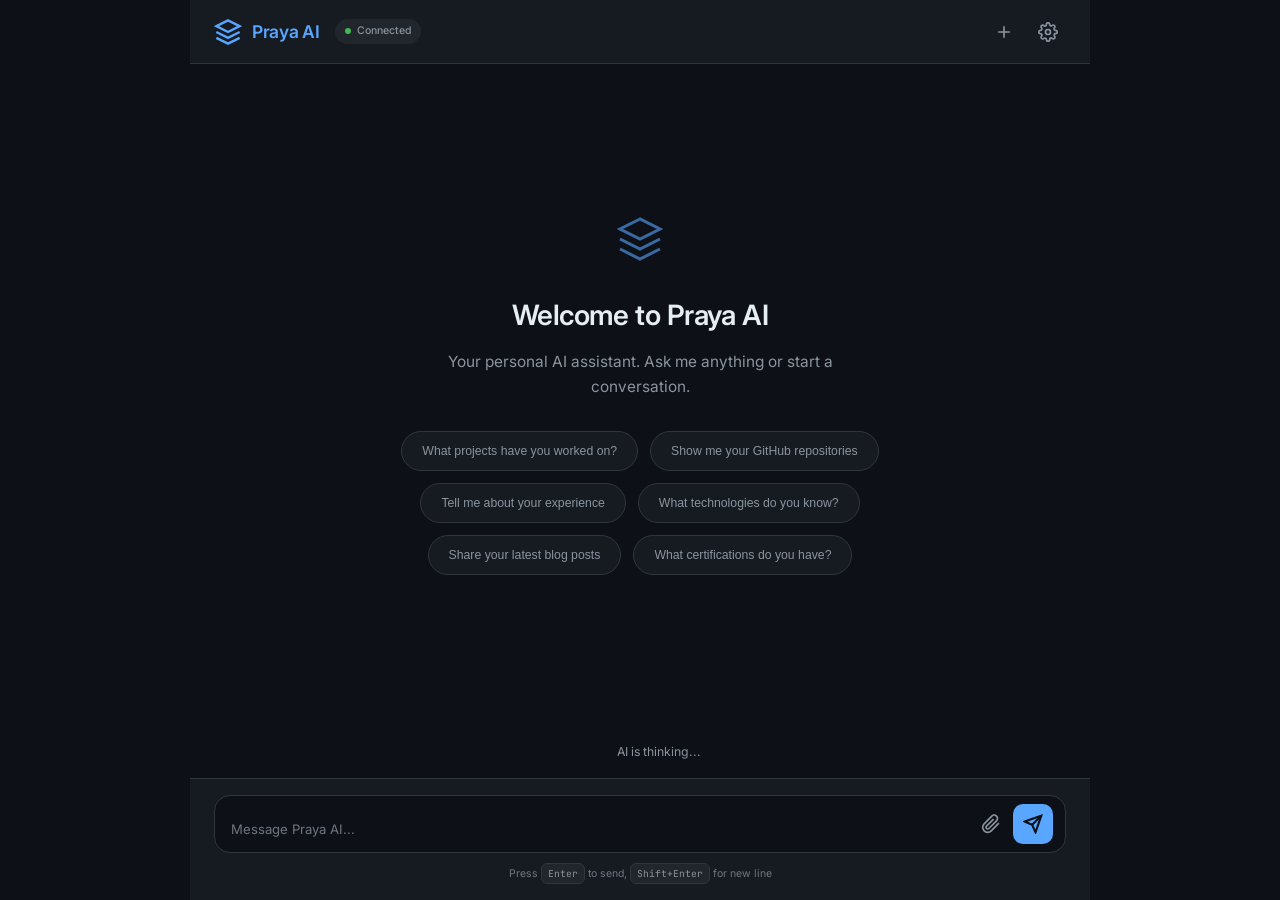
<file: praya-agent/src/main/resources/static/index.html>
<!DOCTYPE html>
<html lang="en">
<head>
    <meta charset="UTF-8">
    <meta name="viewport" content="width=device-width, initial-scale=1.0">
    <title>Praya AI Assistant</title>
    <link rel="preconnect" href="https://fonts.googleapis.com">
    <link rel="preconnect" href="https://fonts.gstatic.com" crossorigin>
    <link href="https://fonts.googleapis.com/css2?family=Inter:wght@300;400;500;600;700&family=JetBrains+Mono:wght@400;500&display=swap" rel="stylesheet">
    <link rel="stylesheet" href="css/styles.css">
</head>
<body>
    <div class="app-container">
        <!-- Header -->
        <header class="app-header">
            <div class="header-left">
                <div class="logo">
                    <svg width="28" height="28" viewBox="0 0 24 24" fill="none" stroke="currentColor" stroke-width="2">
                        <path d="M12 2L2 7l10 5 10-5-10-5z"/>
                        <path d="M2 17l10 5 10-5"/>
                        <path d="M2 12l10 5 10-5"/>
                    </svg>
                    <span class="logo-text">Praya AI</span>
                </div>
                <span class="status-indicator" id="connectionStatus">
                    <span class="status-dot"></span>
                    <span class="status-text">Connected</span>
                </span>
            </div>
            <div class="header-right">
                <button class="icon-btn" id="newChatBtn" title="New Conversation">
                    <svg width="20" height="20" viewBox="0 0 24 24" fill="none" stroke="currentColor" stroke-width="2">
                        <path d="M12 5v14M5 12h14"/>
                    </svg>
                </button>
                <button class="icon-btn" id="settingsBtn" title="Settings">
                    <svg width="20" height="20" viewBox="0 0 24 24" fill="none" stroke="currentColor" stroke-width="2">
                        <circle cx="12" cy="12" r="3"/>
                        <path d="M19.4 15a1.65 1.65 0 0 0 .33 1.82l.06.06a2 2 0 0 1 0 2.83 2 2 0 0 1-2.83 0l-.06-.06a1.65 1.65 0 0 0-1.82-.33 1.65 1.65 0 0 0-1 1.51V21a2 2 0 0 1-2 2 2 2 0 0 1-2-2v-.09A1.65 1.65 0 0 0 9 19.4a1.65 1.65 0 0 0-1.82.33l-.06.06a2 2 0 0 1-2.83 0 2 2 0 0 1 0-2.83l.06-.06a1.65 1.65 0 0 0 .33-1.82 1.65 1.65 0 0 0-1.51-1H3a2 2 0 0 1-2-2 2 2 0 0 1 2-2h.09A1.65 1.65 0 0 0 4.6 9a1.65 1.65 0 0 0-.33-1.82l-.06-.06a2 2 0 0 1 0-2.83 2 2 0 0 1 2.83 0l.06.06a1.65 1.65 0 0 0 1.82.33H9a1.65 1.65 0 0 0 1-1.51V3a2 2 0 0 1 2-2 2 2 0 0 1 2 2v.09a1.65 1.65 0 0 0 1 1.51 1.65 1.65 0 0 0 1.82-.33l.06-.06a2 2 0 0 1 2.83 0 2 2 0 0 1 0 2.83l-.06.06a1.65 1.65 0 0 0-.33 1.82V9a1.65 1.65 0 0 0 1.51 1H21a2 2 0 0 1 2 2 2 2 0 0 1-2 2h-.09a1.65 1.65 0 0 0-1.51 1z"/>
                    </svg>
                </button>
            </div>
        </header>

        <!-- Chat Area -->
        <main class="chat-area" id="chatArea">
            <div class="messages-container" id="messagesContainer">
                <!-- Messages will be rendered here -->
                <div class="welcome-message" id="welcomeMessage">
                    <div class="welcome-icon">
                        <svg width="48" height="48" viewBox="0 0 24 24" fill="none" stroke="currentColor" stroke-width="1.5">
                            <path d="M12 2L2 7l10 5 10-5-10-5z"/>
                            <path d="M2 17l10 5 10-5"/>
                            <path d="M2 12l10 5 10-5"/>
                        </svg>
                    </div>
                    <h1>Welcome to Praya AI</h1>
                    <p>Your personal AI assistant. Ask me anything or start a conversation.</p>
                    <div class="suggested-prompts" id="suggestedPrompts"></div>
                </div>
            </div>

            <!-- Streaming indicator -->
            <div class="streaming-indicator" id="streamingIndicator" hidden>
                <div class="streaming-dots">
                    <span></span><span></span><span></span>
                </div>
                <span class="streaming-text">AI is thinking...</span>
            </div>
        </main>

        <!-- Input Area -->
        <footer class="input-area">
            <div class="input-wrapper">
                <textarea 
                    id="promptInput" 
                    placeholder="Message Praya AI..." 
                    rows="1"
                    aria-label="Enter your message"
                ></textarea>
                <div class="input-actions">
                    <button class="icon-btn" id="attachBtn" title="Attach file">
                        <svg width="20" height="20" viewBox="0 0 24 24" fill="none" stroke="currentColor" stroke-width="2">
                            <path d="M21.44 11.05l-9.19 9.19a6 6 0 0 1-8.49-8.49l9.19-9.19a4 4 0 0 1 5.66 5.66l-9.2 9.19a2 2 0 0 1-2.83-2.83l8.49-8.49"/>
                        </svg>
                    </button>
                    <button class="send-btn" id="sendBtn" aria-label="Send message">
                        <svg width="20" height="20" viewBox="0 0 24 24" fill="none" stroke="currentColor" stroke-width="2.5">
                            <path d="M22 2L11 13"/>
                            <path d="M22 2l-7 20-4-9-9-4 20-7z"/>
                        </svg>
                    </button>
                </div>
            </div>
            <div class="input-hint">Press <kbd>Enter</kbd> to send, <kbd>Shift+Enter</kbd> for new line</div>
        </footer>
    </div>

    <!-- Tool Call Detail Modal (for expanded view) -->
    <div class="modal-overlay" id="toolDetailModal" hidden>
        <div class="modal" role="dialog" aria-labelledby="modalTitle" aria-modal="true">
            <div class="modal-header">
                <h3 id="modalTitle">Tool Details</h3>
                <button class="modal-close" id="modalClose" aria-label="Close">
                    <svg width="20" height="20" viewBox="0 0 24 24" fill="none" stroke="currentColor" stroke-width="2">
                        <path d="M18 6L6 18M6 6l12 12"/>
                    </svg>
                </button>
            </div>
            <div class="modal-body" id="modalBody"></div>
        </div>
    </div>

    <!-- Load modular JS files -->
    <script src="js/renderer.js"></script>
    <script src="js/tool-calling.js"></script>
    <script src="js/streaming.js"></script>
    <script src="js/app.js"></script>
</body>
</html>
</file>
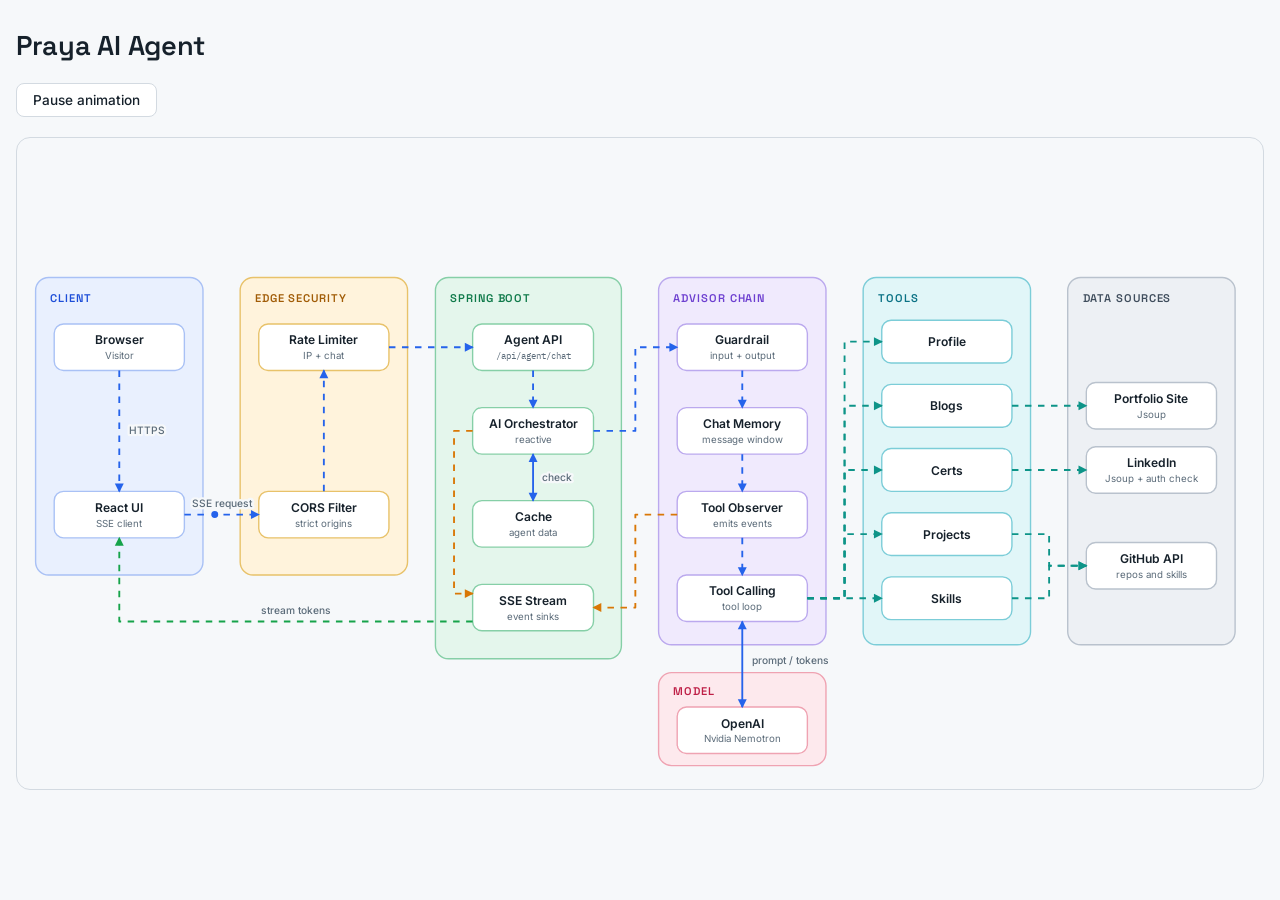
<file: docs/Praya AI Agent.html>
<!doctype html>
<html>
  <head>
    <meta charset="utf8" />
    <meta
      name="viewport"
      content="width=device-width,initial-scale=1,viewport-fit=cover"
    />
    <style>
      :root {
        color-scheme: light;
        box-sizing: border-box;
        padding-top: env(safe-area-inset-top, 0px);
        padding-bottom: env(safe-area-inset-bottom, 0px);
      }
      html {
        scroll-padding-top: env(safe-area-inset-top, 0px);
      }
      body {
        margin: 0;
        padding: 0;
        font:
          14px -apple-system,
          BlinkMacSystemFont,
          sans-serif;
        background: #fff;
        color: #000;
      }
      img {
        max-width: 100%;
      }
      [hidden]:not([hidden="until-found" i]) {
        display: none !important;
      }
    </style>
  </head>
  <body>
    <title>Praya AI Agent</title>
    <meta name="claude:viewport-fit-sides" content="cover" />
    <link
      rel="stylesheet"
      href="https://fonts.googleapis.com/css2?family=Inter:wght@400;500;600&family=Space+Grotesk:wght@500;600&family=IBM+Plex+Mono:wght@400&display=swap"
    />
    <style>
      /* Layout: one left-to-right swimlane diagram, request flows in order, tokens stream back along the bottom. */
      :root {
        --font-display: "Space Grotesk", "Inter", system-ui, sans-serif;
        --font-body: "Inter", system-ui, -apple-system, "Segoe UI", sans-serif;
        --font-mono: "IBM Plex Mono", ui-monospace, Menlo, monospace;

        --bg: #f6f8fa;
        --fg: #16212b;
        --muted: #5b6b79;
        --node: #ffffff;
        --line: #d3dae1;

        --req: #2563eb;
        --tool: #0d9488;
        --res: #16a34a;
        --evt: #d97706;

        --client-f: #e9f0fe;
        --client-s: #a9c1f5;
        --client-t: #1d4ed8;
        --edge-f: #fff3dc;
        --edge-s: #e8c26a;
        --edge-t: #a15c07;
        --svc-f: #e4f6ec;
        --svc-s: #86cfa7;
        --svc-t: #0f7a4a;
        --adv-f: #f0eafd;
        --adv-s: #bba9ee;
        --adv-t: #6d3fd0;
        --llm-f: #fde9ed;
        --llm-s: #efa3b2;
        --llm-t: #be1f46;
        --tools-f: #e1f6f8;
        --tools-s: #7ccdd8;
        --tools-t: #0b7285;
        --data-f: #edf0f4;
        --data-s: #b9c2cd;
        --data-t: #3f4d5c;
      }
      @media (prefers-color-scheme: dark) {
        :root:not([data-theme="light"]) {
          --bg: #0e141b;
          --fg: #e7edf3;
          --muted: #98a8b6;
          --node: #1a2430;
          --line: #2a3644;
          --req: #6ea0ff;
          --tool: #3cc9bb;
          --res: #4ade80;
          --evt: #f5b04a;
          --client-f: #13223d;
          --client-s: #2f4f8f;
          --client-t: #8db3ff;
          --edge-f: #2c2411;
          --edge-s: #8a6b24;
          --edge-t: #f0c566;
          --svc-f: #10281e;
          --svc-s: #2b7a55;
          --svc-t: #6fd6a0;
          --adv-f: #211a3b;
          --adv-s: #5a4aa3;
          --adv-t: #b9a5ff;
          --llm-f: #33141b;
          --llm-s: #9a3a50;
          --llm-t: #ff9fb3;
          --tools-f: #0e2c30;
          --tools-s: #237b86;
          --tools-t: #6fd6e3;
          --data-f: #1a212a;
          --data-s: #47525f;
          --data-t: #aab6c3;
          color-scheme: dark;
        }
      }
      :root[data-theme="dark"] {
        --bg: #0e141b;
        --fg: #e7edf3;
        --muted: #98a8b6;
        --node: #1a2430;
        --line: #2a3644;
        --req: #6ea0ff;
        --tool: #3cc9bb;
        --res: #4ade80;
        --evt: #f5b04a;
        --client-f: #13223d;
        --client-s: #2f4f8f;
        --client-t: #8db3ff;
        --edge-f: #2c2411;
        --edge-s: #8a6b24;
        --edge-t: #f0c566;
        --svc-f: #10281e;
        --svc-s: #2b7a55;
        --svc-t: #6fd6a0;
        --adv-f: #211a3b;
        --adv-s: #5a4aa3;
        --adv-t: #b9a5ff;
        --llm-f: #33141b;
        --llm-s: #9a3a50;
        --llm-t: #ff9fb3;
        --tools-f: #0e2c30;
        --tools-s: #237b86;
        --tools-t: #6fd6e3;
        --data-f: #1a212a;
        --data-s: #47525f;
        --data-t: #aab6c3;
        color-scheme: dark;
      }

      body {
        background: var(--bg);
        color: var(--fg);
        font-family: var(--font-body);
        padding-block: 28px 40px;
        padding-left: max(16px, env(safe-area-inset-left, 0px));
        padding-right: max(16px, env(safe-area-inset-right, 0px));
      }
      .wrap {
        max-width: 1400px;
        margin: 0 auto;
        display: flex;
        flex-direction: column;
        gap: 20px;
      }
      h1 {
        font-family: var(--font-display);
        font-weight: 600;
        font-size: 1.7rem;
        margin: 0;
        text-wrap: balance;
        letter-spacing: -0.01em;
      }
      .sub {
        margin: 6px 0 0;
        color: var(--muted);
        font-size: 0.95rem;
        max-width: 65ch;
        line-height: 1.5;
      }

      .bar {
        display: flex;
        flex-wrap: wrap;
        align-items: center;
        justify-content: space-between;
        gap: 12px 24px;
      }
      .legend {
        display: flex;
        flex-wrap: wrap;
        gap: 8px 20px;
        margin: 0;
        padding: 0;
        list-style: none;
        font-size: 0.82rem;
        color: var(--muted);
      }
      .legend li {
        display: flex;
        align-items: center;
        gap: 8px;
      }
      .legend svg {
        width: 30px;
        height: 8px;
        flex: none;
      }
      .legend line {
        stroke-width: 2.5;
        stroke-linecap: round;
      }
      button {
        font: 500 0.85rem var(--font-body);
        color: var(--fg);
        background: var(--node);
        border: 1px solid var(--line);
        border-radius: 8px;
        padding: 8px 16px;
        cursor: pointer;
      }
      button:hover {
        border-color: var(--muted);
      }
      button:focus-visible {
        outline: 2px solid var(--req);
        outline-offset: 2px;
      }

      figure {
        margin: 0;
        display: flex;
        flex-direction: column;
        gap: 10px;
      }
      .scroll {
        overflow-x: auto;
        border: 1px solid var(--line);
        border-radius: 14px;
        background: var(--bg);
      }
      #flow {
        display: block;
        width: 100%;
        min-width: 1040px;
        height: auto;
      }
      figcaption {
        color: var(--muted);
        font-size: 0.85rem;
        line-height: 1.5;
        max-width: 80ch;
      }

      /* diagram styling */
      .box {
        stroke-width: 1.5;
      }
      .client .box {
        fill: var(--client-f);
        stroke: var(--client-s);
      }
      .client .gl {
        fill: var(--client-t);
      }
      .client .node {
        stroke: var(--client-s);
      }
      .edge .box {
        fill: var(--edge-f);
        stroke: var(--edge-s);
      }
      .edge .gl {
        fill: var(--edge-t);
      }
      .edge .node {
        stroke: var(--edge-s);
      }
      .svc .box {
        fill: var(--svc-f);
        stroke: var(--svc-s);
      }
      .svc .gl {
        fill: var(--svc-t);
      }
      .svc .node {
        stroke: var(--svc-s);
      }
      .adv .box {
        fill: var(--adv-f);
        stroke: var(--adv-s);
      }
      .adv .gl {
        fill: var(--adv-t);
      }
      .adv .node {
        stroke: var(--adv-s);
      }
      .llm .box {
        fill: var(--llm-f);
        stroke: var(--llm-s);
      }
      .llm .gl {
        fill: var(--llm-t);
      }
      .llm .node {
        stroke: var(--llm-s);
      }
      .tools .box {
        fill: var(--tools-f);
        stroke: var(--tools-s);
      }
      .tools .gl {
        fill: var(--tools-t);
      }
      .tools .node {
        stroke: var(--tools-s);
      }
      .data .box {
        fill: var(--data-f);
        stroke: var(--data-s);
      }
      .data .gl {
        fill: var(--data-t);
      }
      .data .node {
        stroke: var(--data-s);
      }
      .gl {
        font: 600 12px var(--font-display);
        letter-spacing: 0.08em;
        text-transform: uppercase;
      }
      .node {
        fill: var(--node);
        stroke-width: 1.5;
      }
      .nt {
        font: 600 13px var(--font-body);
        fill: var(--fg);
        text-anchor: middle;
      }
      .ns {
        font: 400 10.5px var(--font-body);
        fill: var(--muted);
        text-anchor: middle;
      }
      .ns.mono {
        font-family: var(--font-mono);
        font-size: 10px;
      }
      .el {
        font: 500 11px var(--font-body);
        fill: var(--muted);
        paint-order: stroke;
        stroke: var(--bg);
        stroke-width: 5px;
        stroke-linejoin: round;
      }

      .flow {
        fill: none;
        stroke-width: 2;
        stroke-linejoin: round;
        stroke-dasharray: 7 7;
        animation: dash 0.9s linear infinite;
      }
      .flow.bi {
        stroke-dasharray: none;
        animation: none;
      }
      .flow.req {
        stroke: var(--req);
      }
      .flow.tool {
        stroke: var(--tool);
      }
      .flow.res {
        stroke: var(--res);
      }
      .flow.evt {
        stroke: var(--evt);
      }
      @keyframes dash {
        to {
          stroke-dashoffset: -14;
        }
      }
      .dot {
        stroke: var(--bg);
        stroke-width: 1.5;
      }
      .dot.req {
        fill: var(--req);
      }
      .dot.tool {
        fill: var(--tool);
      }
      .dot.res {
        fill: var(--res);
      }
      .dot.evt {
        fill: var(--evt);
      }
      .mk-req {
        fill: var(--req);
      }
      .mk-tool {
        fill: var(--tool);
      }
      .mk-res {
        fill: var(--res);
      }
      .mk-evt {
        fill: var(--evt);
      }
      .paused .flow {
        animation-play-state: paused;
      }
      .still .dot {
        display: none;
      }
      @media (prefers-reduced-motion: reduce) {
        .flow {
          animation: none;
        }
      }
    </style>

    <div class="wrap">
      <header>
        <h1>Praya AI Agent</h1>
      </header>

      <div class="bar">
        <button id="toggle" type="button" aria-pressed="false">
          Pause animation
        </button>
      </div>

      <figure>
        <div class="scroll">
          <svg
            id="flow"
            viewBox="0 0 1340 700"
            role="img"
            aria-label="Request flow: the React UI sends a chat request through CORS and rate limiting to the Agent API and AI Orchestrator, which runs the guardrail, memory, tool observer and tool calling advisors against the model. Tools read GitHub, LinkedIn and the portfolio site. Tokens stream back to the UI over SSE."
          >
            <defs>
              <marker
                id="a-req"
                viewBox="0 0 10 10"
                refX="8"
                refY="5"
                markerWidth="6"
                markerHeight="6"
                orient="auto-start-reverse"
              >
                <path class="mk-req" d="M1 1 L9 5 L1 9 Z" />
              </marker>
              <marker
                id="a-tool"
                viewBox="0 0 10 10"
                refX="8"
                refY="5"
                markerWidth="6"
                markerHeight="6"
                orient="auto-start-reverse"
              >
                <path class="mk-tool" d="M1 1 L9 5 L1 9 Z" />
              </marker>
              <marker
                id="a-res"
                viewBox="0 0 10 10"
                refX="8"
                refY="5"
                markerWidth="6"
                markerHeight="6"
                orient="auto-start-reverse"
              >
                <path class="mk-res" d="M1 1 L9 5 L1 9 Z" />
              </marker>
              <marker
                id="a-evt"
                viewBox="0 0 10 10"
                refX="8"
                refY="5"
                markerWidth="6"
                markerHeight="6"
                orient="auto-start-reverse"
              >
                <path class="mk-evt" d="M1 1 L9 5 L1 9 Z" />
              </marker>
            </defs>

            <!-- groups and nodes -->
            <g class="client">
              <rect
                class="box"
                x="20"
                y="150"
                width="180"
                height="320"
                rx="14"
              />
              <text class="gl" x="36" y="176">Client</text>
              <rect
                class="node"
                x="40"
                y="200"
                width="140"
                height="50"
                rx="10"
              />
              <text class="nt" x="110" y="222">Browser</text>
              <text class="ns" x="110" y="238">Visitor</text>
              <rect
                class="node"
                x="40"
                y="380"
                width="140"
                height="50"
                rx="10"
              />
              <text class="nt" x="110" y="402">React UI</text>
              <text class="ns" x="110" y="418">SSE client</text>
            </g>

            <g class="edge">
              <rect
                class="box"
                x="240"
                y="150"
                width="180"
                height="320"
                rx="14"
              />
              <text class="gl" x="256" y="176">Edge security</text>
              <rect
                class="node"
                x="260"
                y="200"
                width="140"
                height="50"
                rx="10"
              />
              <text class="nt" x="330" y="222">Rate Limiter</text>
              <text class="ns" x="330" y="238">IP + chat</text>
              <rect
                class="node"
                x="260"
                y="380"
                width="140"
                height="50"
                rx="10"
              />
              <text class="nt" x="330" y="402">CORS Filter</text>
              <text class="ns" x="330" y="418">strict origins</text>
            </g>

            <g class="svc">
              <rect
                class="box"
                x="450"
                y="150"
                width="200"
                height="410"
                rx="14"
              />
              <text class="gl" x="466" y="176">Spring Boot</text>
              <rect
                class="node"
                x="490"
                y="200"
                width="130"
                height="50"
                rx="10"
              />
              <text class="nt" x="555" y="222">Agent API</text>
              <text class="ns mono" x="555" y="238">/api/agent/chat</text>
              <rect
                class="node"
                x="490"
                y="290"
                width="130"
                height="50"
                rx="10"
              />
              <text class="nt" x="555" y="312">AI Orchestrator</text>
              <text class="ns" x="555" y="328">reactive</text>
              <rect
                class="node"
                x="490"
                y="390"
                width="130"
                height="50"
                rx="10"
              />
              <text class="nt" x="555" y="412">Cache</text>
              <text class="ns" x="555" y="428">agent data</text>
              <rect
                class="node"
                x="490"
                y="480"
                width="130"
                height="50"
                rx="10"
              />
              <text class="nt" x="555" y="502">SSE Stream</text>
              <text class="ns" x="555" y="518">event sinks</text>
            </g>

            <g class="adv">
              <rect
                class="box"
                x="690"
                y="150"
                width="180"
                height="395"
                rx="14"
              />
              <text class="gl" x="706" y="176">Advisor chain</text>
              <rect
                class="node"
                x="710"
                y="200"
                width="140"
                height="50"
                rx="10"
              />
              <text class="nt" x="780" y="222">Guardrail</text>
              <text class="ns" x="780" y="238">input + output</text>
              <rect
                class="node"
                x="710"
                y="290"
                width="140"
                height="50"
                rx="10"
              />
              <text class="nt" x="780" y="312">Chat Memory</text>
              <text class="ns" x="780" y="328">message window</text>
              <rect
                class="node"
                x="710"
                y="380"
                width="140"
                height="50"
                rx="10"
              />
              <text class="nt" x="780" y="402">Tool Observer</text>
              <text class="ns" x="780" y="418">emits events</text>
              <rect
                class="node"
                x="710"
                y="470"
                width="140"
                height="50"
                rx="10"
              />
              <text class="nt" x="780" y="492">Tool Calling</text>
              <text class="ns" x="780" y="508">tool loop</text>
            </g>

            <g class="llm">
              <rect
                class="box"
                x="690"
                y="575"
                width="180"
                height="100"
                rx="14"
              />
              <text class="gl" x="706" y="599">Model</text>
              <rect
                class="node"
                x="710"
                y="612"
                width="140"
                height="50"
                rx="10"
              />
              <text class="nt" x="780" y="634">OpenAI</text>
              <text class="ns" x="780" y="650">Nvidia Nemotron</text>
            </g>

            <g class="tools">
              <rect
                class="box"
                x="910"
                y="150"
                width="180"
                height="395"
                rx="14"
              />
              <text class="gl" x="926" y="176">Tools</text>
              <rect
                class="node"
                x="930"
                y="196"
                width="140"
                height="46"
                rx="10"
              />
              <text class="nt" x="1000" y="224">Profile</text>
              <rect
                class="node"
                x="930"
                y="265"
                width="140"
                height="46"
                rx="10"
              />
              <text class="nt" x="1000" y="293">Blogs</text>
              <rect
                class="node"
                x="930"
                y="334"
                width="140"
                height="46"
                rx="10"
              />
              <text class="nt" x="1000" y="362">Certs</text>
              <rect
                class="node"
                x="930"
                y="403"
                width="140"
                height="46"
                rx="10"
              />
              <text class="nt" x="1000" y="431">Projects</text>
              <rect
                class="node"
                x="930"
                y="472"
                width="140"
                height="46"
                rx="10"
              />
              <text class="nt" x="1000" y="500">Skills</text>
            </g>

            <g class="data">
              <rect
                class="box"
                x="1130"
                y="150"
                width="180"
                height="395"
                rx="14"
              />
              <text class="gl" x="1146" y="176">Data sources</text>
              <rect
                class="node"
                x="1150"
                y="263"
                width="140"
                height="50"
                rx="10"
              />
              <text class="nt" x="1220" y="285">Portfolio Site</text>
              <text class="ns" x="1220" y="301">Jsoup</text>
              <rect
                class="node"
                x="1150"
                y="332"
                width="140"
                height="50"
                rx="10"
              />
              <text class="nt" x="1220" y="354">LinkedIn</text>
              <text class="ns" x="1220" y="370">Jsoup + auth check</text>
              <rect
                class="node"
                x="1150"
                y="435"
                width="140"
                height="50"
                rx="10"
              />
              <text class="nt" x="1220" y="457">GitHub API</text>
              <text class="ns" x="1220" y="473">repos and skills</text>
            </g>

            <!-- flows: data-delays are seconds into a 14s cycle -->
            <path
              id="p1"
              class="flow req"
              data-kind="req"
              data-delays="0"
              d="M110 250 V380"
              marker-end="url(#a-req)"
            />
            <path
              id="p2"
              class="flow req"
              data-kind="req"
              data-delays="0.9"
              d="M180 405 H260"
              marker-end="url(#a-req)"
            />
            <path
              id="p3"
              class="flow req"
              data-kind="req"
              data-delays="1.5"
              d="M330 380 V250"
              marker-end="url(#a-req)"
            />
            <path
              id="p4"
              class="flow req"
              data-kind="req"
              data-delays="2.4"
              d="M400 225 H490"
              marker-end="url(#a-req)"
            />
            <path
              id="p5"
              class="flow req"
              data-kind="req"
              data-delays="3"
              d="M555 250 V290"
              marker-end="url(#a-req)"
            />
            <path
              id="p6"
              class="flow req bi"
              data-kind="req"
              data-bi="1"
              data-delays="3.5"
              d="M555 340 V390"
              marker-start="url(#a-req)"
              marker-end="url(#a-req)"
            />
            <path
              id="p7"
              class="flow evt"
              data-kind="evt"
              data-delays="3.5"
              d="M490 315 H470 V490 H490"
              marker-end="url(#a-evt)"
            />
            <path
              id="p8"
              class="flow req"
              data-kind="req"
              data-delays="3.5"
              d="M620 315 H665 V225 H710"
              marker-end="url(#a-req)"
            />
            <path
              id="p9"
              class="flow req"
              data-kind="req"
              data-delays="4.8"
              d="M780 250 V290"
              marker-end="url(#a-req)"
            />
            <path
              id="p10"
              class="flow req"
              data-kind="req"
              data-delays="5.3"
              d="M780 340 V380"
              marker-end="url(#a-req)"
            />
            <path
              id="p11"
              class="flow req"
              data-kind="req"
              data-delays="5.8"
              d="M780 430 V470"
              marker-end="url(#a-req)"
            />
            <path
              id="p12"
              class="flow req bi"
              data-kind="req"
              data-bi="1"
              data-delays="6.3"
              d="M780 520 V612"
              marker-start="url(#a-req)"
              marker-end="url(#a-req)"
            />
            <path
              id="p13"
              class="flow evt"
              data-kind="evt"
              data-delays="6.3"
              d="M710 405 H665 V505 H620"
              marker-end="url(#a-evt)"
            />

            <path
              id="p14"
              class="flow tool"
              data-kind="tool"
              data-delays="7"
              d="M850 495 H890 V219 H930"
              marker-end="url(#a-tool)"
            />
            <path
              id="p15"
              class="flow tool"
              data-kind="tool"
              data-delays="7"
              d="M850 495 H890 V288 H930"
              marker-end="url(#a-tool)"
            />
            <path
              id="p16"
              class="flow tool"
              data-kind="tool"
              data-delays="7"
              d="M850 495 H890 V357 H930"
              marker-end="url(#a-tool)"
            />
            <path
              id="p17"
              class="flow tool"
              data-kind="tool"
              data-delays="7"
              d="M850 495 H890 V426 H930"
              marker-end="url(#a-tool)"
            />
            <path
              id="p18"
              class="flow tool"
              data-kind="tool"
              data-delays="7"
              d="M850 495 H930"
              marker-end="url(#a-tool)"
            />

            <path
              id="p19"
              class="flow tool"
              data-kind="tool"
              data-delays="9.1"
              d="M1070 288 H1150"
              marker-end="url(#a-tool)"
            />
            <path
              id="p20"
              class="flow tool"
              data-kind="tool"
              data-delays="8.7"
              d="M1070 357 H1150"
              marker-end="url(#a-tool)"
            />
            <path
              id="p21"
              class="flow tool"
              data-kind="tool"
              data-delays="8.2"
              d="M1070 426 H1110 V460 H1150"
              marker-end="url(#a-tool)"
            />
            <path
              id="p22"
              class="flow tool"
              data-kind="tool"
              data-delays="7.7"
              d="M1070 495 H1110 V460 H1150"
              marker-end="url(#a-tool)"
            />

            <path
              id="p23"
              class="flow res"
              data-kind="res"
              data-delays="9.6,10,10.4"
              d="M490 520 H110 V430"
              marker-end="url(#a-res)"
            />

            <!-- edge labels -->
            <text class="el" x="120" y="318">HTTPS</text>
            <text class="el" x="220" y="397" text-anchor="middle">
              SSE request
            </text>
            <text class="el" x="565" y="369">check</text>
            <text class="el" x="790" y="566">prompt / tokens</text>
            <text class="el" x="300" y="512" text-anchor="middle">
              stream tokens
            </text>

            <g id="dots"></g>
          </svg>
        </div>
      </figure>
    </div>

    <script>
      (function () {
        var NS = "http://www.w3.org/2000/svg";
        var svg = document.getElementById("flow");
        var layer = document.getElementById("dots");
        var CYCLE = 14,
          SPEED = 140;

        function add(parent, tag, attrs) {
          var el = document.createElementNS(NS, tag);
          for (var k in attrs) el.setAttribute(k, attrs[k]);
          parent.appendChild(el);
          return el;
        }

        function dot(path, kind, start, travel, reverse) {
          var a = Math.max(start / CYCLE, 0.0001);
          var b = Math.min((start + travel) / CYCLE, 0.9999);
          var c = add(layer, "circle", {
            r: 4.5,
            cx: 0,
            cy: 0,
            opacity: 0,
            class: "dot " + kind,
          });
          var m = add(c, "animateMotion", {
            dur: CYCLE + "s",
            repeatCount: "indefinite",
            calcMode: "linear",
            keyPoints: reverse ? "1;1;0;0" : "0;0;1;1",
            keyTimes: "0;" + a + ";" + b + ";1",
          });
          add(m, "mpath", { href: "#" + path.id });
          add(c, "animate", {
            attributeName: "opacity",
            values: "0;1;0",
            keyTimes: "0;" + a + ";" + b,
            calcMode: "discrete",
            dur: CYCLE + "s",
            repeatCount: "indefinite",
          });
        }

        document.querySelectorAll("path.flow").forEach(function (p) {
          var travel = Math.max(0.5, p.getTotalLength() / SPEED);
          var kind = p.getAttribute("data-kind");
          p.getAttribute("data-delays")
            .split(",")
            .forEach(function (s) {
              var d = parseFloat(s);
              dot(p, kind, d, travel, false);
              if (p.getAttribute("data-bi") === "1")
                dot(p, kind, d + travel, travel, true);
            });
        });

        var btn = document.getElementById("toggle");
        var paused = false;
        function setPaused(v) {
          paused = v;
          document.body.classList.toggle("paused", v);
          document.body.classList.remove("still");
          if (v) svg.pauseAnimations();
          else svg.unpauseAnimations();
          btn.textContent = v ? "Play animation" : "Pause animation";
          btn.setAttribute("aria-pressed", v ? "true" : "false");
        }
        btn.addEventListener("click", function () {
          setPaused(!paused);
        });

        if (
          window.matchMedia &&
          window.matchMedia("(prefers-reduced-motion: reduce)").matches
        ) {
          setPaused(true);
          document.body.classList.add("still");
        }
      })();
    </script>
  </body>
</html>
</file>
<file: praya-agent/src/main/resources/static/css/styles.css>
:root {
    --bg-primary: #0d1117;
    --bg-secondary: #161b22;
    --bg-tertiary: #21262d;
    --bg-hover: #30363d;
    --bg-input: #0d1117;
    
    --border-primary: #30363d;
    --border-secondary: #21262d;
    --border-focus: #58a6ff;
    
    --text-primary: #e6edf3;
    --text-secondary: #8b949e;
    --text-muted: #6e7681;
    --text-inverse: #0d1117;
    
    --accent-primary: #58a6ff;
    --accent-primary-hover: #79b8ff;
    --accent-secondary: #a371f7;
    --accent-success: #3fb950;
    --accent-warning: #d29922;
    --accent-error: #f85149;
    
    --tool-bg-started: rgba(88, 166, 255, 0.1);
    --tool-bg-completed: rgba(63, 185, 80, 0.1);
    --tool-border-started: rgba(88, 166, 255, 0.3);
    --tool-border-completed: rgba(63, 185, 80, 0.3);
    
    --shadow-sm: 0 1px 2px rgba(0, 0, 0, 0.3);
    --shadow-md: 0 4px 12px rgba(0, 0, 0, 0.4);
    --shadow-lg: 0 8px 24px rgba(0, 0, 0, 0.5);
    
    --radius-sm: 6px;
    --radius-md: 10px;
    --radius-lg: 16px;
    --radius-full: 9999px;
    
    --transition-fast: 150ms ease;
    --transition-normal: 250ms ease;
    --transition-slow: 350ms ease;
    
    --font-sans: 'Inter', -apple-system, BlinkMacSystemFont, 'Segoe UI', sans-serif;
    --font-mono: 'JetBrains Mono', 'Fira Code', monospace;
    
    --header-height: 64px;
    --input-min-height: 56px;
    --max-width: 900px;
}

*, *::before, *::after {
    box-sizing: border-box;
    margin: 0;
    padding: 0;
}

html {
    font-size: 14px;
    -webkit-font-smoothing: antialiased;
    -moz-osx-font-smoothing: grayscale;
}

body {
    font-family: var(--font-sans);
    background: var(--bg-primary);
    color: var(--text-primary);
    line-height: 1.6;
    min-height: 100vh;
    overflow-x: hidden;
}

::-webkit-scrollbar {
    width: 8px;
    height: 8px;
}

::-webkit-scrollbar-track {
    background: transparent;
}

::-webkit-scrollbar-thumb {
    background: var(--bg-hover);
    border-radius: var(--radius-full);
    border: 2px solid transparent;
    background-clip: content-box;
}

::-webkit-scrollbar-thumb:hover {
    background: var(--border-primary);
    background-clip: content-box;
}

::selection {
    background: rgba(88, 166, 255, 0.3);
    color: var(--text-primary);
}

.app-container {
    display: flex;
    flex-direction: column;
    height: 100vh;
    max-width: var(--max-width);
    margin: 0 auto;
    background: var(--bg-primary);
}

.app-header {
    display: flex;
    align-items: center;
    justify-content: space-between;
    height: var(--header-height);
    padding: 0 24px;
    background: var(--bg-secondary);
    border-bottom: 1px solid var(--border-primary);
    position: sticky;
    top: 0;
    z-index: 100;
}

.header-left {
    display: flex;
    align-items: center;
    gap: 16px;
}

.logo {
    display: flex;
    align-items: center;
    gap: 10px;
    color: var(--accent-primary);
}

.logo-text {
    font-size: 1.25rem;
    font-weight: 600;
    letter-spacing: -0.02em;
}

.status-indicator {
    display: flex;
    align-items: center;
    gap: 6px;
    padding: 4px 10px;
    background: var(--bg-tertiary);
    border-radius: var(--radius-full);
    font-size: 0.75rem;
    font-weight: 500;
    color: var(--text-secondary);
}

.status-dot {
    width: 6px;
    height: 6px;
    border-radius: 50%;
    background: var(--accent-success);
    animation: pulse 2s infinite;
}

.status-indicator.disconnected .status-dot {
    background: var(--accent-error);
    animation: none;
}

@keyframes pulse {
    0%, 100% { opacity: 1; }
    50% { opacity: 0.5; }
}

.header-right {
    display: flex;
    align-items: center;
    gap: 8px;
}

.icon-btn {
    display: flex;
    align-items: center;
    justify-content: center;
    width: 36px;
    height: 36px;
    background: transparent;
    border: 1px solid transparent;
    border-radius: var(--radius-md);
    color: var(--text-secondary);
    cursor: pointer;
    transition: all var(--transition-fast);
}

.icon-btn:hover {
    background: var(--bg-hover);
    color: var(--text-primary);
    border-color: var(--border-primary);
}

.icon-btn:active {
    transform: scale(0.95);
}

.icon-btn:focus-visible {
    outline: 2px solid var(--border-focus);
    outline-offset: 2px;
}

.chat-area {
    flex: 1;
    display: flex;
    flex-direction: column;
    overflow: hidden;
    position: relative;
}

.messages-container {
    flex: 1;
    overflow-y: auto;
    padding: 24px;
    display: flex;
    flex-direction: column;
    gap: 16px;
}

.welcome-message {
    flex: 1;
    display: flex;
    flex-direction: column;
    align-items: center;
    justify-content: center;
    text-align: center;
    padding: 40px 24px;
    color: var(--text-secondary);
}

.welcome-icon {
    color: var(--accent-primary);
    opacity: 0.6;
    margin-bottom: 24px;
}

.welcome-message h1 {
    font-size: 2rem;
    font-weight: 600;
    color: var(--text-primary);
    margin-bottom: 12px;
    letter-spacing: -0.02em;
}

.welcome-message p {
    font-size: 1.1rem;
    max-width: 480px;
    margin-bottom: 32px;
}

.suggested-prompts {
    display: flex;
    flex-wrap: wrap;
    justify-content: center;
    gap: 12px;
    max-width: 600px;
}

.suggested-prompt {
    padding: 12px 20px;
    background: var(--bg-secondary);
    border: 1px solid var(--border-primary);
    border-radius: var(--radius-full);
    font-size: 0.875rem;
    color: var(--text-secondary);
    cursor: pointer;
    transition: all var(--transition-fast);
}

.suggested-prompt:hover {
    background: var(--bg-hover);
    border-color: var(--accent-primary);
    color: var(--text-primary);
}

.message {
    display: flex;
    gap: 12px;
    max-width: 100%;
    animation: messageIn 0.3s ease-out;
}

@keyframes messageIn {
    from {
        opacity: 0;
        transform: translateY(10px);
    }
    to {
        opacity: 1;
        transform: translateY(0);
    }
}

.message.user {
    flex-direction: row-reverse;
}

.message-avatar {
    flex-shrink: 0;
    width: 36px;
    height: 36px;
    border-radius: var(--radius-md);
    display: flex;
    align-items: center;
    justify-content: center;
    font-size: 1rem;
}

.message.user .message-avatar {
    background: var(--accent-primary);
    color: var(--text-inverse);
}

.message.assistant .message-avatar {
    background: var(--bg-tertiary);
    border: 1px solid var(--border-primary);
    color: var(--accent-primary);
}

.message-content {
    flex: 1;
    min-width: 0;
    padding-top: 2px;
}

.message-header {
    display: flex;
    align-items: center;
    gap: 8px;
    margin-bottom: 6px;
    font-size: 0.75rem;
    color: var(--text-muted);
}

.message-role {
    font-weight: 600;
    text-transform: capitalize;
    color: var(--text-secondary);
}

.message-time {
    color: var(--text-muted);
}

.message-body {
    font-size: 0.9375rem;
    line-height: 1.7;
    color: var(--text-primary);
}

.message-body p {
    margin: 0.5em 0;
}

.message-body p:first-child {
    margin-top: 0;
}

.message-body p:last-child {
    margin-bottom: 0;
}

.message-body code {
    font-family: var(--font-mono);
    font-size: 0.85em;
    background: var(--bg-tertiary);
    padding: 0.15em 0.4em;
    border-radius: var(--radius-sm);
    color: var(--accent-primary);
}

.message-body pre {
    background: var(--bg-input);
    border: 1px solid var(--border-primary);
    border-radius: var(--radius-md);
    padding: 16px;
    overflow-x: auto;
    margin: 0.75em 0;
}

.message-body pre code {
    background: transparent;
    padding: 0;
    font-size: 0.8125rem;
    line-height: 1.6;
    color: var(--text-primary);
}

.message-body ul, .message-body ol {
    margin: 0.75em 0;
    padding-left: 1.5em;
}

.message-body li {
    margin: 0.25em 0;
}

.message-body blockquote {
    border-left: 3px solid var(--accent-primary);
    padding-left: 16px;
    margin: 0.75em 0;
    color: var(--text-secondary);
    font-style: italic;
}

.message-body a {
    color: var(--accent-primary);
    text-decoration: none;
}

.message-body a:hover {
    text-decoration: underline;
}

.message-body h1, .message-body h2, .message-body h3 {
    margin: 1em 0 0.5em;
    font-weight: 600;
    line-height: 1.3;
}

.message-body h1 { font-size: 1.5rem; }
.message-body h2 { font-size: 1.25rem; }
.message-body h3 { font-size: 1.1rem; }

.message.streaming .message-body::after {
    content: '';
    display: inline-block;
    width: 2px;
    height: 1.2em;
    background: var(--accent-primary);
    margin-left: 2px;
    vertical-align: text-bottom;
    animation: blink 1s infinite;
}

@keyframes blink {
    0%, 100% { opacity: 1; }
    50% { opacity: 0; }
}

.tool-calls-container {
    margin-top: 6px;
    margin-bottom: 8px;
    display: flex;
    flex-direction: column;
    gap: 6px;
    align-items: flex-start;
}

.tool-call {
    display: inline-flex;
    align-items: center;
    background: transparent;
    border: none;
    border-radius: 6px;
    margin: 0;
    padding: 0;
    transition: all var(--transition-fast);
}

.tool-call-pill {
    display: inline-flex;
    align-items: center;
    gap: 8px;
    padding: 5px 12px;
    background: rgba(255, 255, 255, 0.04);
    border: 1px solid rgba(255, 255, 255, 0.08);
    border-radius: 6px;
    font-size: 0.8125rem;
    color: var(--text-secondary);
    cursor: pointer;
    user-select: none;
    transition: all var(--transition-fast);
}

.tool-call-pill:hover {
    background: rgba(255, 255, 255, 0.08);
    border-color: rgba(255, 255, 255, 0.18);
    color: var(--text-primary);
}

.tool-call.started .tool-call-pill {
    border-color: rgba(59, 130, 246, 0.3);
    background: rgba(59, 130, 246, 0.08);
    color: var(--text-primary);
}

.tool-call.completed .tool-call-pill {
    border-color: rgba(34, 197, 94, 0.25);
    background: rgba(34, 197, 94, 0.06);
    color: var(--text-secondary);
}

.tool-call.error .tool-call-pill {
    border-color: rgba(239, 68, 68, 0.3);
    background: rgba(239, 68, 68, 0.08);
    color: var(--accent-error);
}

.tool-call-spinner {
    width: 12px;
    height: 12px;
    border: 2px solid rgba(255, 255, 255, 0.2);
    border-top-color: var(--accent-primary);
    border-radius: 50%;
    animation: toolSpin 0.75s linear infinite;
    display: inline-block;
    flex-shrink: 0;
}

@keyframes toolSpin {
    to { transform: rotate(360deg); }
}

.tool-call-check {
    display: inline-flex;
    align-items: center;
    color: var(--accent-success);
    flex-shrink: 0;
}

.tool-call-error-icon {
    display: inline-flex;
    align-items: center;
    color: var(--accent-error);
    flex-shrink: 0;
}

.tool-call-label {
    display: inline-flex;
    align-items: center;
    gap: 4px;
    font-size: 0.8125rem;
}

.tool-call-label strong {
    color: var(--text-primary);
    font-weight: 500;
}

.tool-call-duration {
    font-size: 0.75rem;
    color: var(--text-muted);
    font-variant-numeric: tabular-nums;
    margin-left: 2px;
}

.tool-call-chevron {
    display: inline-flex;
    align-items: center;
    color: var(--text-muted);
    margin-left: 2px;
    transition: transform var(--transition-fast);
}

.tool-call-pill:hover .tool-call-chevron {
    color: var(--text-primary);
    transform: translateX(1px);
}

.tool-call-json {
    background: var(--bg-input);
    border: 1px solid var(--border-primary);
    border-radius: var(--radius-sm);
    padding: 12px;
    font-family: var(--font-mono);
    font-size: 0.75rem;
    line-height: 1.6;
    overflow-x: auto;
    max-height: 300px;
    overflow-y: auto;
    color: var(--text-primary);
}

.tool-call-json .json-key {
    color: var(--accent-primary);
}

.tool-call-json .json-string {
    color: var(--accent-success);
}

.tool-call-json .json-number {
    color: var(--accent-secondary);
}

.tool-call-json .json-boolean {
    color: var(--accent-warning);
}

.tool-call-json .json-null {
    color: var(--text-muted);
}

/* JSON Tree Viewer Styles */
.json-tree-viewer {
    background: var(--bg-input);
    border: 1px solid var(--border-primary);
    border-radius: var(--radius-md);
    padding: 12px;
    font-family: var(--font-mono);
    font-size: 0.75rem;
    line-height: 1.7;
    max-height: 500px;
    overflow-y: auto;
    color: var(--text-primary);
}

.json-node {
    display: flex;
    align-items: flex-start;
    gap: 6px;
    padding: 2px 0;
    border-radius: var(--radius-sm);
    transition: background var(--transition-fast);
}

.json-node:hover {
    background: rgba(255, 255, 255, 0.03);
}

.json-node.has-children > .json-children {
    margin-left: 20px;
    border-left: 1px solid var(--border-secondary);
    padding-left: 8px;
}

.json-node.collapsed > .json-children {
    display: none;
}

.json-toggle {
    display: inline-flex;
    align-items: center;
    justify-content: center;
    width: 18px;
    height: 18px;
    background: transparent;
    border: none;
    border-radius: var(--radius-sm);
    color: var(--text-muted);
    cursor: pointer;
    flex-shrink: 0;
    margin-top: 1px;
    transition: all var(--transition-fast);
}

.json-toggle:hover {
    background: var(--bg-hover);
    color: var(--text-primary);
}

.json-toggle:focus-visible {
    outline: 2px solid var(--border-focus);
    outline-offset: 1px;
}

.json-key {
    color: var(--accent-primary);
    font-weight: 500;
    white-space: nowrap;
}

.json-value {
    word-break: break-word;
}

.json-string {
    color: var(--accent-success);
}

.json-number {
    color: var(--accent-secondary);
}

.json-boolean {
    color: var(--accent-warning);
}

.json-null {
    color: var(--text-muted);
    font-style: italic;
}

.json-empty {
    color: var(--text-muted);
    font-style: italic;
}

.json-truncated {
    color: var(--text-muted);
    font-style: italic;
}

.json-count {
    color: var(--text-muted);
    font-size: 0.7rem;
    margin-left: 4px;
}

.json-type-badge {
    display: inline-flex;
    align-items: center;
    padding: 1px 6px;
    font-size: 0.625rem;
    font-weight: 600;
    text-transform: uppercase;
    letter-spacing: 0.02em;
    border-radius: var(--radius-sm);
    margin-left: 8px;
    flex-shrink: 0;
}

.json-type-object {
    background: rgba(88, 166, 255, 0.15);
    color: var(--accent-primary);
}

.json-type-array {
    background: rgba(163, 113, 247, 0.15);
    color: var(--accent-secondary);
}

.json-type-string {
    background: rgba(63, 185, 80, 0.15);
    color: var(--accent-success);
}

.json-type-number {
    background: rgba(210, 153, 34, 0.15);
    color: var(--accent-warning);
}

.json-type-boolean {
    background: rgba(248, 81, 73, 0.15);
    color: var(--accent-error);
}

.json-type-null {
    background: var(--bg-tertiary);
    color: var(--text-muted);
}

.json-copy-btn {
    display: inline-flex;
    align-items: center;
    justify-content: center;
    width: 20px;
    height: 20px;
    background: transparent;
    border: none;
    border-radius: var(--radius-sm);
    color: var(--text-muted);
    cursor: pointer;
    margin-left: auto;
    opacity: 0;
    transition: all var(--transition-fast);
}

.json-node:hover .json-copy-btn {
    opacity: 1;
}

.json-copy-btn:hover {
    background: var(--bg-hover);
    color: var(--accent-primary);
}

.json-copy-btn:focus-visible {
    outline: 2px solid var(--border-focus);
    outline-offset: 1px;
    opacity: 1;
}

.json-copy-btn.copied {
    color: var(--accent-success);
}

.json-error {
    padding: 12px;
    color: var(--accent-error);
    background: rgba(248, 81, 73, 0.1);
    border: 1px solid rgba(248, 81, 73, 0.3);
    border-radius: var(--radius-sm);
    font-family: var(--font-mono);
    font-size: 0.75rem;
}

/* Professional Dashboard View Styles - Compact */
.dashboard-view {
    background: var(--bg-secondary);
    border: 1px solid var(--border-primary);
    border-radius: var(--radius-md);
    overflow: hidden;
}

/* Dashboard Header - Compact */
.dashboard-header {
    display: flex;
    align-items: center;
    justify-content: space-between;
    padding: 8px 16px;
    background: var(--bg-tertiary);
    border-bottom: 1px solid var(--border-primary);
    flex-wrap: wrap;
    gap: 8px;
    min-height: 40px;
}

.dashboard-status {
    display: flex;
    align-items: center;
    gap: 8px;
    flex-wrap: wrap;
}

.status-badge {
    display: inline-flex;
    align-items: center;
    padding: 3px 8px;
    font-size: 0.625rem;
    font-weight: 600;
    text-transform: uppercase;
    letter-spacing: 0.03em;
    border-radius: var(--radius-sm);
    line-height: 1;
}

.status-success {
    background: rgba(63, 185, 80, 0.15);
    color: var(--accent-success);
    border: 1px solid rgba(63, 185, 80, 0.3);
}

.status-error {
    background: rgba(248, 81, 73, 0.15);
    color: var(--accent-error);
    border: 1px solid rgba(248, 81, 73, 0.3);
}

.status-pending {
    background: rgba(210, 153, 34, 0.15);
    color: var(--accent-warning);
    border: 1px solid rgba(210, 153, 34, 0.3);
}

.status-unknown {
    background: var(--bg-hover);
    color: var(--text-secondary);
    border: 1px solid var(--border-primary);
}

.dashboard-source {
    display: inline-flex;
    align-items: center;
    gap: 4px;
    padding: 3px 8px;
    background: var(--bg-input);
    border: 1px solid var(--border-primary);
    border-radius: var(--radius-sm);
    font-size: 0.7rem;
    color: var(--text-secondary);
    line-height: 1;
}

.dashboard-source svg {
    width: 12px;
    height: 12px;
    color: var(--accent-primary);
}

.dashboard-metric {
    display: flex;
    flex-direction: column;
    align-items: flex-end;
    gap: 0;
    min-width: 70px;
}

.metric-value {
    font-size: 1rem;
    font-weight: 700;
    color: var(--text-primary);
    font-variant-numeric: tabular-nums;
    font-family: var(--font-mono);
    line-height: 1.1;
}

.metric-label {
    font-size: 0.55rem;
    font-weight: 500;
    text-transform: uppercase;
    letter-spacing: 0.03em;
    color: var(--text-muted);
    line-height: 1;
}

/* Dashboard Cards - Compact */
.dashboard-cards {
    display: grid;
    grid-template-columns: repeat(auto-fill, minmax(280px, 1fr));
    gap: 8px;
    padding: 12px 16px;
}

.dashboard-card {
    background: var(--bg-tertiary);
    border: 1px solid var(--border-primary);
    border-radius: var(--radius-sm);
    padding: 12px;
    transition: all var(--transition-fast);
}

.dashboard-card:hover {
    border-color: var(--accent-primary);
    box-shadow: var(--shadow-sm);
    transform: translateY(-1px);
}

.card-header {
    display: flex;
    align-items: center;
    justify-content: space-between;
    margin-bottom: 8px;
    padding-bottom: 8px;
    border-bottom: 1px solid var(--border-primary);
}

.card-primary {
    flex: 1;
    min-width: 0;
}

.card-title {
    font-size: 0.875rem;
    font-weight: 600;
    color: var(--text-primary);
    white-space: nowrap;
    overflow: hidden;
    text-overflow: ellipsis;
}

.card-index {
    flex-shrink: 0;
    width: 20px;
    height: 20px;
    display: flex;
    align-items: center;
    justify-content: center;
    background: var(--accent-primary);
    color: var(--text-inverse);
    border-radius: var(--radius-full);
    font-size: 0.625rem;
    font-weight: 600;
    font-family: var(--font-mono);
    margin-left: 8px;
}

.card-fields {
    display: flex;
    flex-direction: column;
    gap: 6px;
}

.card-field {
    display: flex;
    flex-direction: column;
    gap: 2px;
}

.field-label {
    font-size: 0.55rem;
    font-weight: 600;
    text-transform: uppercase;
    letter-spacing: 0.03em;
    color: var(--text-muted);
    line-height: 1;
}

.field-value {
    font-size: 0.75rem;
    color: var(--text-primary);
    word-break: break-word;
    line-height: 1.4;
}

/* Dashboard Table - Compact */
.dashboard-table-wrapper {
    overflow-x: auto;
    padding: 0 16px 12px;
}

.dashboard-table {
    width: 100%;
    border-collapse: collapse;
    font-size: 0.7rem;
}

.dashboard-table th {
    text-align: left;
    padding: 6px 10px;
    font-size: 0.55rem;
    font-weight: 600;
    text-transform: uppercase;
    letter-spacing: 0.03em;
    color: var(--text-muted);
    background: var(--bg-tertiary);
    border-bottom: 1px solid var(--border-primary);
    white-space: nowrap;
    position: sticky;
    top: 0;
    z-index: 1;
    line-height: 1.2;
}

.dashboard-table td {
    padding: 6px 10px;
    border-bottom: 1px solid var(--border-secondary);
    color: var(--text-primary);
    vertical-align: top;
    line-height: 1.3;
}

.dashboard-table tbody tr {
    transition: background var(--transition-fast);
}

.dashboard-table tbody tr:hover {
    background: var(--bg-hover);
}

.dashboard-table tbody tr:last-child td {
    border-bottom: none;
}

/* Field Value Formats - Compact */
.data-link {
    display: inline-flex;
    align-items: center;
    gap: 4px;
    color: var(--accent-primary);
    text-decoration: none;
    font-size: 0.7rem;
    transition: color var(--transition-fast);
    line-height: 1.3;
}

.data-link:hover {
    color: var(--accent-primary-hover);
    text-decoration: underline;
}

.data-link svg {
    width: 11px;
    height: 11px;
    flex-shrink: 0;
}

.data-date {
    display: inline-flex;
    align-items: center;
    gap: 4px;
    color: var(--text-secondary);
    font-size: 0.7rem;
    line-height: 1.3;
}

.data-date svg {
    width: 11px;
    height: 11px;
    color: var(--text-muted);
    flex-shrink: 0;
}

.data-boolean {
    display: inline-flex;
    align-items: center;
    gap: 4px;
    padding: 2px 8px;
    border-radius: var(--radius-sm);
    font-size: 0.625rem;
    font-weight: 500;
    line-height: 1;
}

.data-boolean-true {
    background: rgba(63, 185, 80, 0.15);
    color: var(--accent-success);
    border: 1px solid rgba(63, 185, 80, 0.3);
}

.data-boolean-false {
    background: rgba(248, 81, 73, 0.15);
    color: var(--accent-error);
    border: 1px solid rgba(248, 81, 73, 0.3);
}

.data-boolean svg {
    width: 10px;
    height: 10px;
    flex-shrink: 0;
}

.data-number {
    font-family: var(--font-mono);
    font-weight: 500;
    color: var(--accent-primary);
    font-size: 0.7rem;
}

.data-currency {
    font-family: var(--font-mono);
    font-weight: 600;
    color: var(--accent-success);
    font-size: 0.7rem;
}

.data-percent {
    font-family: var(--font-mono);
    font-weight: 600;
    color: var(--accent-secondary);
    font-size: 0.7rem;
}

.data-tag {
    display: inline-block;
    padding: 1px 6px;
    margin: 1px 3px 1px 0;
    background: var(--bg-input);
    border: 1px solid var(--border-primary);
    border-radius: var(--radius-sm);
    font-size: 0.6rem;
    color: var(--text-secondary);
    transition: all var(--transition-fast);
    line-height: 1.2;
}

.data-tag:hover {
    border-color: var(--accent-primary);
    color: var(--accent-primary);
}

.data-array {
    color: var(--text-muted);
    font-style: italic;
    font-size: 0.65rem;
}

.data-object {
    color: var(--text-muted);
    font-style: italic;
    font-size: 0.65rem;
    font-family: var(--font-mono);
}

.data-text {
    color: var(--text-primary);
    word-break: break-word;
    font-size: 0.7rem;
    line-height: 1.3;
}

.data-empty {
    color: var(--text-muted);
    font-style: italic;
    font-size: 0.7rem;
}

/* Dashboard Empty State - Compact */
.dashboard-empty {
    display: flex;
    flex-direction: column;
    align-items: center;
    justify-content: center;
    padding: 32px 16px;
    text-align: center;
    color: var(--text-muted);
}

.dashboard-empty svg {
    width: 32px;
    height: 32px;
    margin-bottom: 8px;
    opacity: 0.5;
}

.dashboard-empty p {
    font-size: 0.8125rem;
    color: var(--text-secondary);
}

/* Dashboard Message - Compact */
.dashboard-message {
    display: flex;
    align-items: center;
    gap: 6px;
    padding: 8px 16px;
    background: var(--bg-tertiary);
    border-top: 1px solid var(--border-primary);
    color: var(--text-secondary);
    font-size: 0.7rem;
    line-height: 1.3;
}

.dashboard-message svg {
    width: 12px;
    height: 12px;
    color: var(--accent-primary);
    flex-shrink: 0;
}

/* Responsive - Compact */
@media (max-width: 768px) {
    .dashboard-header {
        flex-direction: column;
        align-items: flex-start;
        gap: 6px;
        padding: 8px 12px;
    }
    
    .dashboard-metric {
        align-items: flex-start;
        width: 100%;
        flex-direction: row;
        justify-content: space-between;
        min-width: 0;
    }
    
    .dashboard-cards {
        grid-template-columns: 1fr;
        padding: 8px 12px;
        gap: 6px;
    }
    
    .dashboard-table-wrapper {
        padding: 0 12px 8px;
    }
    
    .dashboard-table th,
    .dashboard-table td {
        padding: 5px 8px;
    }
    
    .dashboard-message {
        padding: 6px 12px;
        font-size: 0.65rem;
    }
}

.streaming-indicator {
    display: flex;
    align-items: center;
    justify-content: center;
    gap: 12px;
    padding: 16px;
    color: var(--text-secondary);
    font-size: 0.875rem;
}

.streaming-dots {
    display: flex;
    gap: 4px;
}

.streaming-dots span {
    width: 6px;
    height: 6px;
    border-radius: 50%;
    background: var(--accent-primary);
    animation: dotBounce 1.4s infinite ease-in-out both;
}

.streaming-dots span:nth-child(1) { animation-delay: -0.32s; }
.streaming-dots span:nth-child(2) { animation-delay: -0.16s; }

@keyframes dotBounce {
    0%, 80%, 100% { transform: scale(0); }
    40% { transform: scale(1); }
}

.input-area {
    padding: 16px 24px;
    background: var(--bg-secondary);
    border-top: 1px solid var(--border-primary);
}

.input-wrapper {
    display: flex;
    align-items: flex-end;
    gap: 12px;
    background: var(--bg-input);
    border: 1px solid var(--border-primary);
    border-radius: var(--radius-lg);
    padding: 8px 12px 8px 16px;
    transition: all var(--transition-fast);
}

.input-wrapper:focus-within {
    border-color: var(--border-focus);
    box-shadow: 0 0 0 3px rgba(88, 166, 255, 0.15);
}

#promptInput {
    flex: 1;
    min-height: 24px;
    max-height: 200px;
    background: transparent;
    border: none;
    outline: none;
    resize: none;
    color: var(--text-primary);
    font-family: var(--font-sans);
    font-size: 0.9375rem;
    line-height: 1.5;
    padding: 4px 0;
}

#promptInput::placeholder {
    color: var(--text-muted);
}

#promptInput:disabled {
    opacity: 0.6;
    cursor: not-allowed;
}

.input-actions {
    display: flex;
    align-items: center;
    gap: 4px;
    flex-shrink: 0;
}

.send-btn {
    display: flex;
    align-items: center;
    justify-content: center;
    width: 40px;
    height: 40px;
    background: var(--accent-primary);
    border: none;
    border-radius: var(--radius-md);
    color: var(--text-inverse);
    cursor: pointer;
    transition: all var(--transition-fast);
}

.send-btn:hover:not(:disabled) {
    background: var(--accent-primary-hover);
    transform: scale(1.02);
}

.send-btn:active:not(:disabled) {
    transform: scale(0.98);
}

.send-btn:disabled {
    opacity: 0.5;
    cursor: not-allowed;
}

.send-btn:focus-visible {
    outline: 2px solid var(--border-focus);
    outline-offset: 2px;
}

.input-hint {
    margin-top: 10px;
    font-size: 0.75rem;
    color: var(--text-muted);
    text-align: center;
}

.input-hint kbd {
    display: inline-block;
    padding: 2px 6px;
    background: var(--bg-tertiary);
    border: 1px solid var(--border-primary);
    border-radius: var(--radius-sm);
    font-family: var(--font-mono);
    font-size: 0.6875rem;
    color: var(--text-secondary);
}

.modal-overlay {
    position: fixed;
    inset: 0;
    background: rgba(0, 0, 0, 0.7);
    backdrop-filter: blur(4px);
    display: flex;
    align-items: center;
    justify-content: center;
    padding: 24px;
    z-index: 1000;
    animation: fadeIn 0.2s ease-out;
}

.modal-overlay[hidden] {
    display: none !important;
}

@keyframes fadeIn {
    from { opacity: 0; }
    to { opacity: 1; }
}

.modal {
    width: 100%;
    max-width: 640px;
    max-height: 80vh;
    background: var(--bg-secondary);
    border: 1px solid var(--border-primary);
    border-radius: var(--radius-lg);
    overflow: hidden;
    animation: slideUp 0.25s ease-out;
}

@keyframes slideUp {
    from {
        opacity: 0;
        transform: translateY(20px);
    }
    to {
        opacity: 1;
        transform: translateY(0);
    }
}

.modal-header {
    display: flex;
    align-items: center;
    justify-content: space-between;
    padding: 10px 16px;
    border-bottom: 1px solid var(--border-primary);
}

.modal-header h3 {
    font-size: 0.875rem;
    font-weight: 600;
}

.modal-close {
    display: flex;
    align-items: center;
    justify-content: center;
    width: 28px;
    height: 28px;
    background: transparent;
    border: 1px solid transparent;
    border-radius: var(--radius-sm);
    color: var(--text-secondary);
    cursor: pointer;
    transition: all var(--transition-fast);
}

.modal-close:hover {
    background: var(--bg-hover);
    color: var(--text-primary);
    border-color: var(--border-primary);
}

.modal-body {
    padding: 12px 16px;
    max-height: 65vh;
    overflow-y: auto;
}

.tool-detail-header {
    display: flex;
    align-items: center;
    gap: 10px;
    margin-bottom: 12px;
    padding-bottom: 10px;
    border-bottom: 1px solid var(--border-primary);
}

.tool-detail-icon {
    display: flex;
    align-items: center;
    justify-content: center;
    width: 36px;
    height: 36px;
    background: var(--bg-tertiary);
    border-radius: var(--radius-sm);
    color: var(--accent-primary);
    flex-shrink: 0;
}

.tool-detail-info h4 {
    font-size: 0.875rem;
    font-weight: 600;
    margin-bottom: 4px;
}

.tool-detail-meta {
    display: flex;
    align-items: center;
    gap: 8px;
    font-size: 0.65rem;
    color: var(--text-muted);
}

.tool-detail-id {
    font-family: var(--font-mono);
    background: var(--bg-tertiary);
    padding: 1px 6px;
    border-radius: var(--radius-sm);
}

.tool-detail-section {
    margin-bottom: 12px;
}

.tool-detail-section h5 {
    font-size: 0.625rem;
    font-weight: 600;
    text-transform: uppercase;
    letter-spacing: 0.03em;
    color: var(--text-muted);
    margin-bottom: 6px;
}

.tool-detail-status {
    color: var(--text-secondary);
    font-style: italic;
    font-size: 0.75rem;
}

.message.error .message-body {
    color: var(--accent-error);
}

.message.error .message-avatar {
    background: rgba(248, 81, 73, 0.1);
    border-color: var(--accent-error);
    color: var(--accent-error);
}

@media (max-width: 640px) {
    .app-header {
        padding: 0 16px;
    }
    
    .logo-text {
        display: none;
    }
    
    .messages-container {
        padding: 16px;
    }
    
    .welcome-message h1 {
        font-size: 1.5rem;
    }
    
    .input-area {
        padding: 12px 16px;
    }
    
    .modal {
        max-height: 90vh;
    }
}

@media (prefers-reduced-motion: reduce) {
    *, *::before, *::after {
        animation-duration: 0.01ms !important;
        animation-iteration-count: 1 !important;
        transition-duration: 0.01ms !important;
    }
}
</file>
